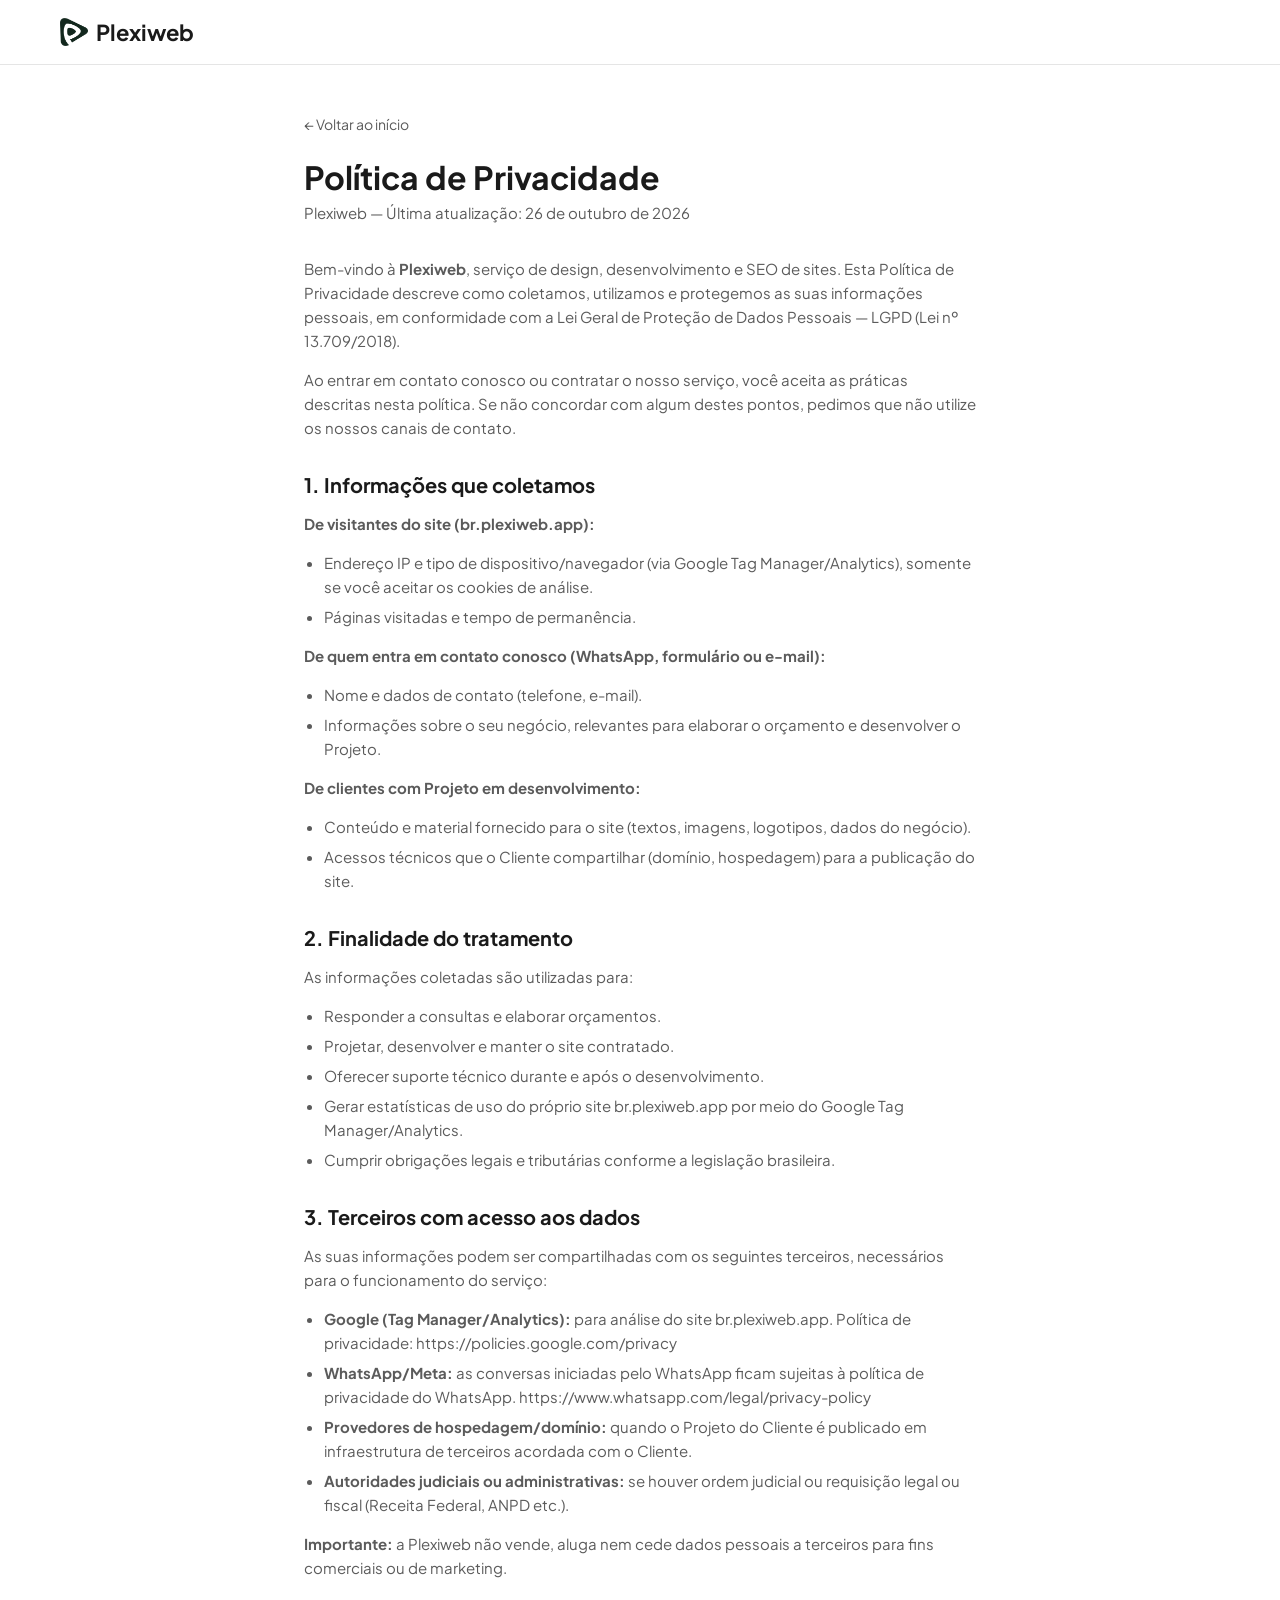
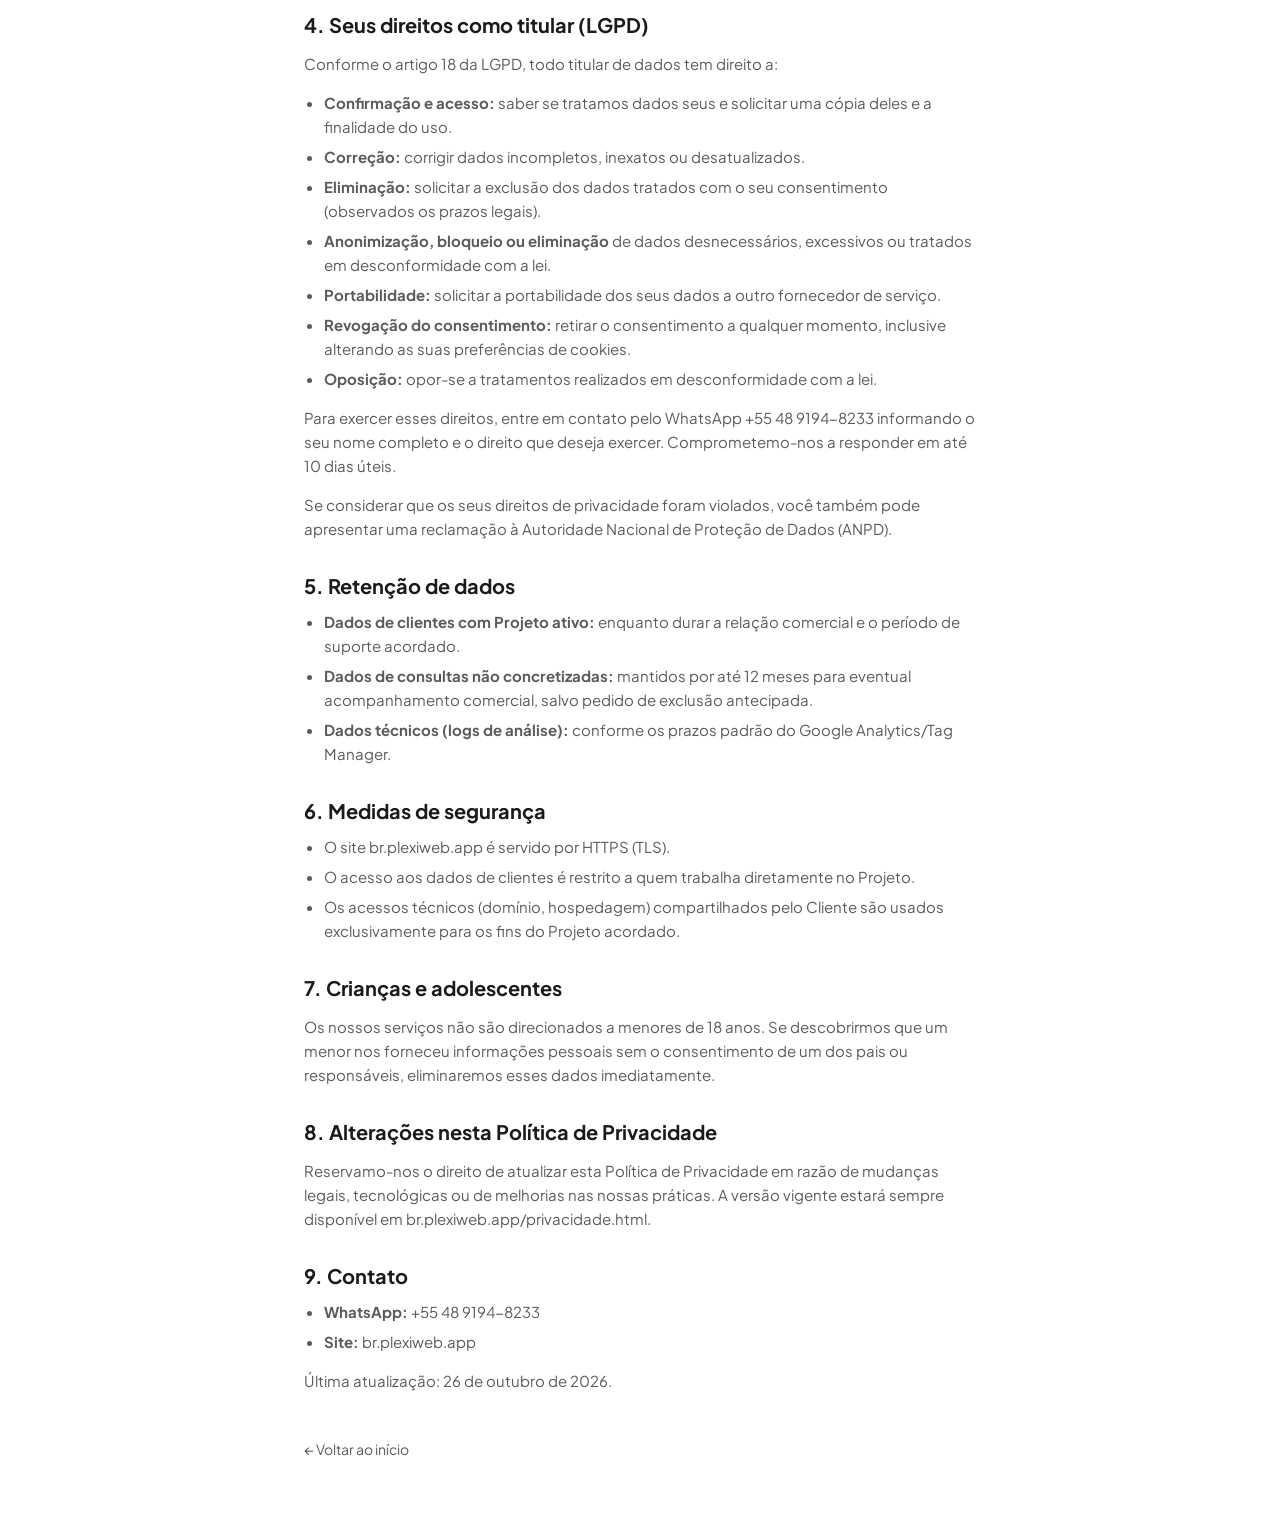
<file: privacidade.html>
<!doctype html>
<html lang="pt-BR">
<head>
  <meta charset="UTF-8" />
  <meta name="viewport" content="width=device-width, initial-scale=1.0" />
  <meta name="theme-color" content="#0042a2" />

  <title>Política de Privacidade | Plexiweb</title>
  <meta name="description" content="Política de privacidade da Plexiweb. Protegemos os seus dados pessoais em conformidade com a LGPD (Lei nº 13.709/2018)." />

  <link rel="canonical" href="https://br.plexiweb.app/privacidade.html" />

  <meta property="og:type" content="website" />
  <meta property="og:title" content="Política de Privacidade | Plexiweb" />
  <meta property="og:description" content="Política de privacidade da Plexiweb. Protegemos os seus dados pessoais em conformidade com a LGPD (Lei nº 13.709/2018)." />
  <meta property="og:url" content="https://br.plexiweb.app/privacidade.html" />
  <meta name="twitter:card" content="summary" />

  <link rel="icon" type="image/png" href="assets/logo/logo-round.png" />
  <link rel="apple-touch-icon" href="assets/logo/logo-round.png" />

  <link rel="preconnect" href="https://fonts.googleapis.com" />
  <link rel="preconnect" href="https://fonts.gstatic.com" crossorigin />
  <link rel="stylesheet" href="https://fonts.googleapis.com/css2?family=Plus+Jakarta+Sans:wght@400;500;600;700;800&family=Instrument+Serif:ital@1&display=swap" />

  <link rel="stylesheet" href="css/style.css" />
  <link rel="stylesheet" href="css/legal.css" />
</head>
<body class="legal-body">

  <a class="skip-link" href="#conteudo">Pular para o conteúdo</a>

  <header class="site-header">
    <a href="/" class="logo">
      <img src="assets/logo/logo-dark.png" alt="" width="28" height="28" class="logo-icon">
      Plexiweb
    </a>
  </header>

  <main id="conteudo" class="legal-main">
    <div class="legal-contenido">
      <a href="/" class="legal-volver">← Voltar ao início</a>

      <h1>Política de Privacidade</h1>
      <p class="legal-subtitulo">Plexiweb — Última atualização: 26 de outubro de 2026</p>

      <p>Bem-vindo à <strong>Plexiweb</strong>, serviço de design, desenvolvimento e SEO de sites. Esta Política de Privacidade descreve como coletamos, utilizamos e protegemos as suas informações pessoais, em conformidade com a Lei Geral de Proteção de Dados Pessoais — LGPD (Lei nº 13.709/2018).</p>

      <p>Ao entrar em contato conosco ou contratar o nosso serviço, você aceita as práticas descritas nesta política. Se não concordar com algum destes pontos, pedimos que não utilize os nossos canais de contato.</p>

      <h2>1. Informações que coletamos</h2>

      <p><strong>De visitantes do site (br.plexiweb.app):</strong></p>
      <ul>
        <li>Endereço IP e tipo de dispositivo/navegador (via Google Tag Manager/Analytics), somente se você aceitar os cookies de análise.</li>
        <li>Páginas visitadas e tempo de permanência.</li>
      </ul>

      <p><strong>De quem entra em contato conosco (WhatsApp, formulário ou e-mail):</strong></p>
      <ul>
        <li>Nome e dados de contato (telefone, e-mail).</li>
        <li>Informações sobre o seu negócio, relevantes para elaborar o orçamento e desenvolver o Projeto.</li>
      </ul>

      <p><strong>De clientes com Projeto em desenvolvimento:</strong></p>
      <ul>
        <li>Conteúdo e material fornecido para o site (textos, imagens, logotipos, dados do negócio).</li>
        <li>Acessos técnicos que o Cliente compartilhar (domínio, hospedagem) para a publicação do site.</li>
      </ul>

      <h2>2. Finalidade do tratamento</h2>
      <p>As informações coletadas são utilizadas para:</p>
      <ul>
        <li>Responder a consultas e elaborar orçamentos.</li>
        <li>Projetar, desenvolver e manter o site contratado.</li>
        <li>Oferecer suporte técnico durante e após o desenvolvimento.</li>
        <li>Gerar estatísticas de uso do próprio site br.plexiweb.app por meio do Google Tag Manager/Analytics.</li>
        <li>Cumprir obrigações legais e tributárias conforme a legislação brasileira.</li>
      </ul>

      <h2>3. Terceiros com acesso aos dados</h2>
      <p>As suas informações podem ser compartilhadas com os seguintes terceiros, necessários para o funcionamento do serviço:</p>
      <ul>
        <li><strong>Google (Tag Manager/Analytics):</strong> para análise do site br.plexiweb.app. Política de privacidade: https://policies.google.com/privacy</li>
        <li><strong>WhatsApp/Meta:</strong> as conversas iniciadas pelo WhatsApp ficam sujeitas à política de privacidade do WhatsApp. https://www.whatsapp.com/legal/privacy-policy</li>
        <li><strong>Provedores de hospedagem/domínio:</strong> quando o Projeto do Cliente é publicado em infraestrutura de terceiros acordada com o Cliente.</li>
        <li><strong>Autoridades judiciais ou administrativas:</strong> se houver ordem judicial ou requisição legal ou fiscal (Receita Federal, ANPD etc.).</li>
      </ul>
      <p><strong>Importante:</strong> a Plexiweb não vende, aluga nem cede dados pessoais a terceiros para fins comerciais ou de marketing.</p>

      <h2>4. Seus direitos como titular (LGPD)</h2>
      <p>Conforme o artigo 18 da LGPD, todo titular de dados tem direito a:</p>
      <ul>
        <li><strong>Confirmação e acesso:</strong> saber se tratamos dados seus e solicitar uma cópia deles e a finalidade do uso.</li>
        <li><strong>Correção:</strong> corrigir dados incompletos, inexatos ou desatualizados.</li>
        <li><strong>Eliminação:</strong> solicitar a exclusão dos dados tratados com o seu consentimento (observados os prazos legais).</li>
        <li><strong>Anonimização, bloqueio ou eliminação</strong> de dados desnecessários, excessivos ou tratados em desconformidade com a lei.</li>
        <li><strong>Portabilidade:</strong> solicitar a portabilidade dos seus dados a outro fornecedor de serviço.</li>
        <li><strong>Revogação do consentimento:</strong> retirar o consentimento a qualquer momento, inclusive alterando as suas preferências de cookies.</li>
        <li><strong>Oposição:</strong> opor-se a tratamentos realizados em desconformidade com a lei.</li>
      </ul>
      <p>Para exercer esses direitos, entre em contato pelo WhatsApp +55 48 9194-8233 informando o seu nome completo e o direito que deseja exercer. Comprometemo-nos a responder em até 10 dias úteis.</p>
      <p>Se considerar que os seus direitos de privacidade foram violados, você também pode apresentar uma reclamação à Autoridade Nacional de Proteção de Dados (ANPD).</p>

      <h2>5. Retenção de dados</h2>
      <ul>
        <li><strong>Dados de clientes com Projeto ativo:</strong> enquanto durar a relação comercial e o período de suporte acordado.</li>
        <li><strong>Dados de consultas não concretizadas:</strong> mantidos por até 12 meses para eventual acompanhamento comercial, salvo pedido de exclusão antecipada.</li>
        <li><strong>Dados técnicos (logs de análise):</strong> conforme os prazos padrão do Google Analytics/Tag Manager.</li>
      </ul>

      <h2>6. Medidas de segurança</h2>
      <ul>
        <li>O site br.plexiweb.app é servido por HTTPS (TLS).</li>
        <li>O acesso aos dados de clientes é restrito a quem trabalha diretamente no Projeto.</li>
        <li>Os acessos técnicos (domínio, hospedagem) compartilhados pelo Cliente são usados exclusivamente para os fins do Projeto acordado.</li>
      </ul>

      <h2>7. Crianças e adolescentes</h2>
      <p>Os nossos serviços não são direcionados a menores de 18 anos. Se descobrirmos que um menor nos forneceu informações pessoais sem o consentimento de um dos pais ou responsáveis, eliminaremos esses dados imediatamente.</p>

      <h2>8. Alterações nesta Política de Privacidade</h2>
      <p>Reservamo-nos o direito de atualizar esta Política de Privacidade em razão de mudanças legais, tecnológicas ou de melhorias nas nossas práticas. A versão vigente estará sempre disponível em br.plexiweb.app/privacidade.html.</p>

      <h2>9. Contato</h2>
      <ul>
        <li><strong>WhatsApp:</strong> +55 48 9194-8233</li>
        <li><strong>Site:</strong> br.plexiweb.app</li>
      </ul>
      <p>Última atualização: 26 de outubro de 2026.</p>

      <a href="/" class="legal-volver">← Voltar ao início</a>
    </div>
  </main>

</body>
</html>
</file>
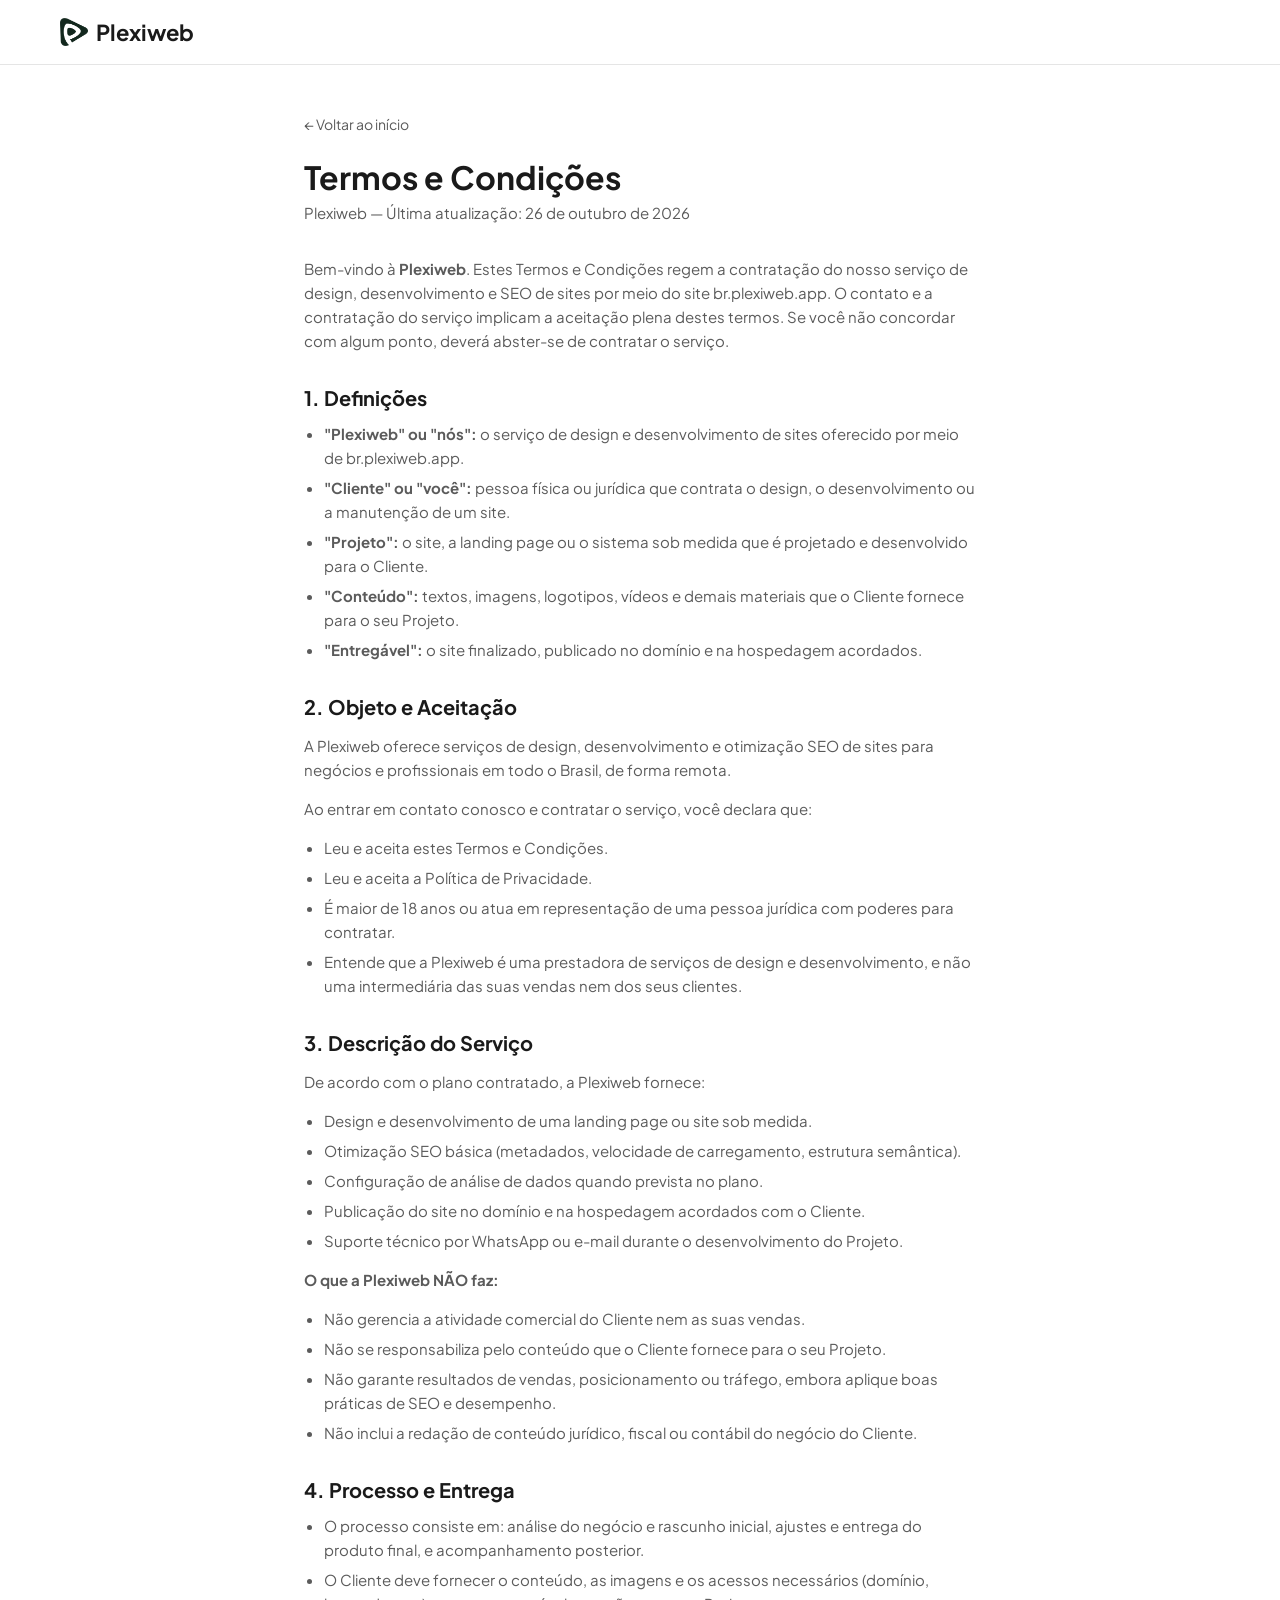
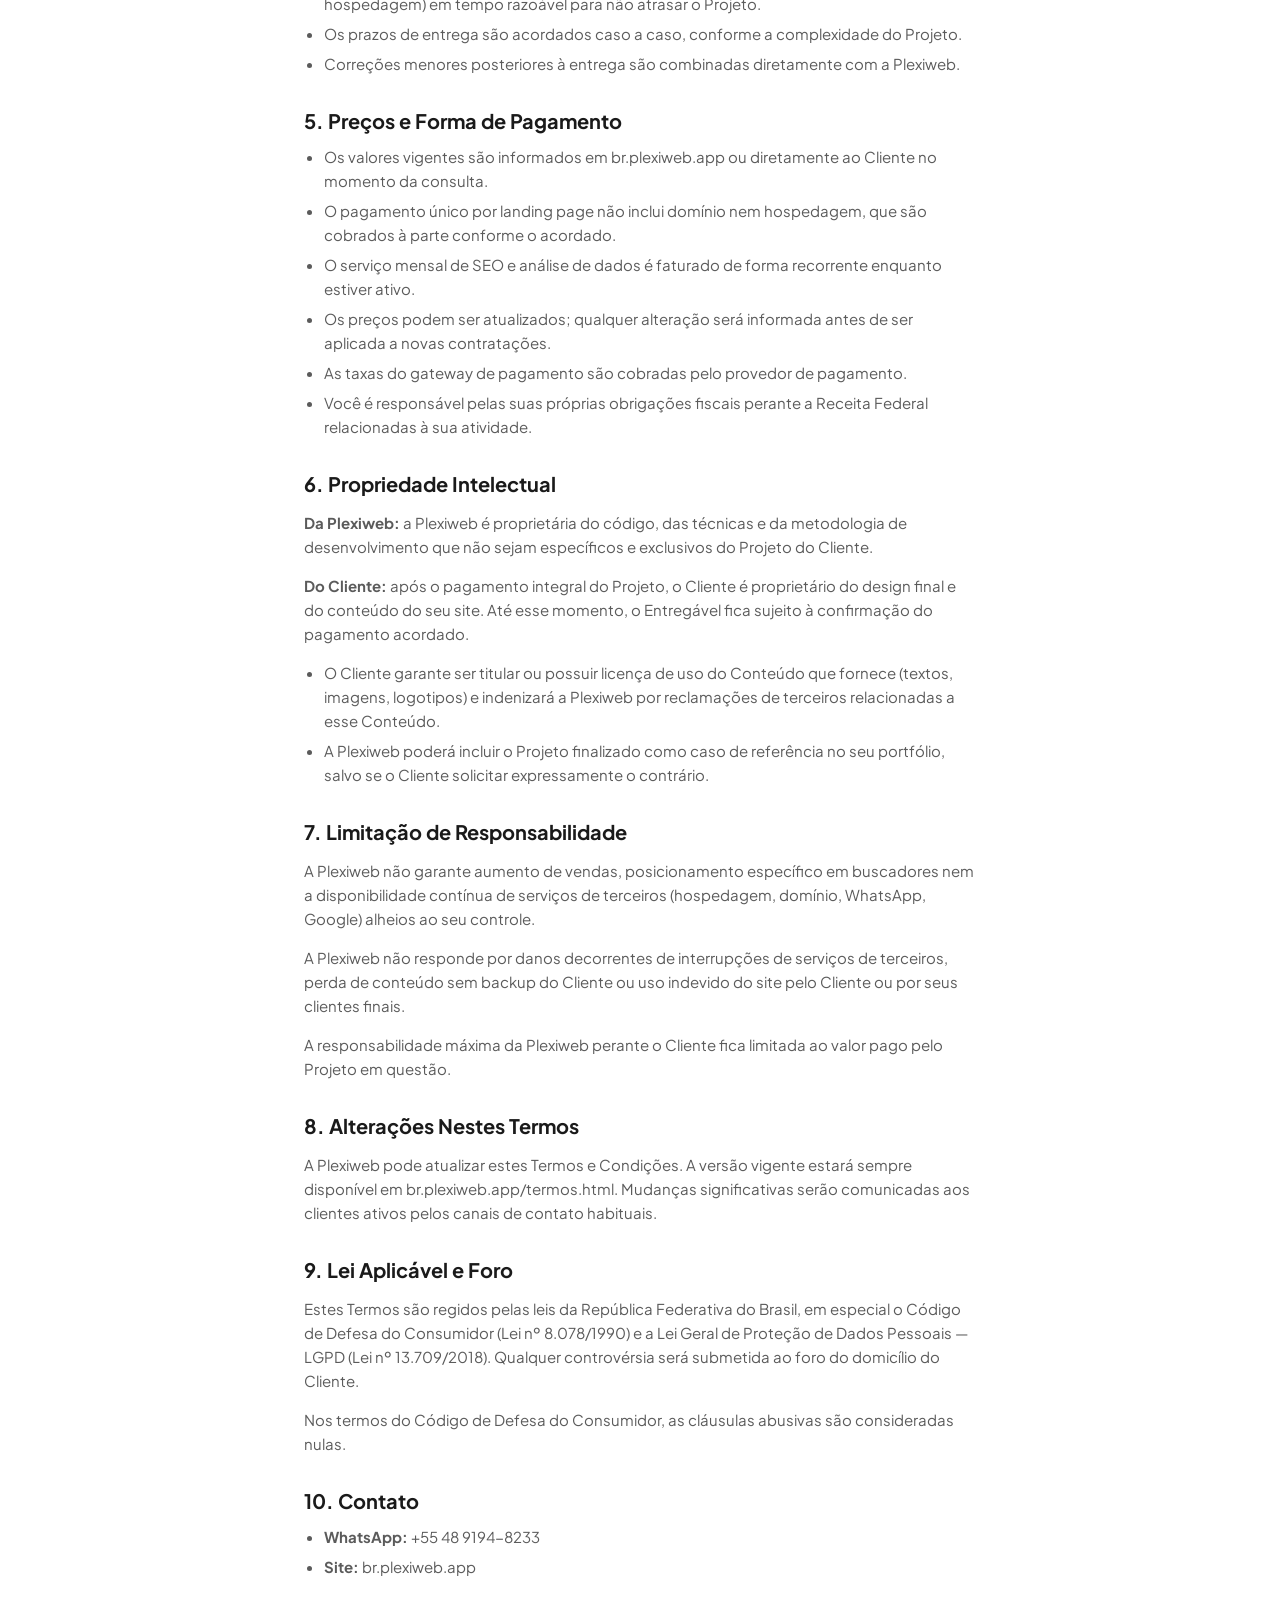
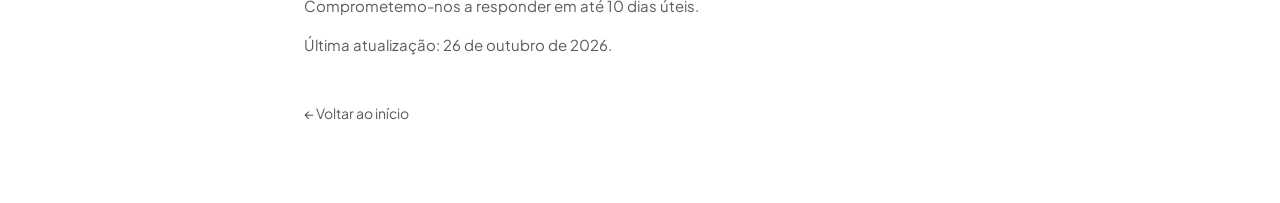
<file: termos.html>
<!doctype html>
<html lang="pt-BR">
<head>
  <meta charset="UTF-8" />
  <meta name="viewport" content="width=device-width, initial-scale=1.0" />
  <meta name="theme-color" content="#0042a2" />

  <title>Termos e Condições | Plexiweb</title>
  <meta name="description" content="Termos e condições do serviço de design e desenvolvimento de sites da Plexiweb." />

  <link rel="canonical" href="https://br.plexiweb.app/termos.html" />

  <meta property="og:type" content="website" />
  <meta property="og:title" content="Termos e Condições | Plexiweb" />
  <meta property="og:description" content="Termos e condições do serviço de design e desenvolvimento de sites da Plexiweb." />
  <meta property="og:url" content="https://br.plexiweb.app/termos.html" />
  <meta name="twitter:card" content="summary" />

  <link rel="icon" type="image/png" href="assets/logo/logo-round.png" />
  <link rel="apple-touch-icon" href="assets/logo/logo-round.png" />

  <link rel="preconnect" href="https://fonts.googleapis.com" />
  <link rel="preconnect" href="https://fonts.gstatic.com" crossorigin />
  <link rel="stylesheet" href="https://fonts.googleapis.com/css2?family=Plus+Jakarta+Sans:wght@400;500;600;700;800&family=Instrument+Serif:ital@1&display=swap" />

  <link rel="stylesheet" href="css/style.css" />
  <link rel="stylesheet" href="css/legal.css" />
</head>
<body class="legal-body">

  <a class="skip-link" href="#conteudo">Pular para o conteúdo</a>

  <header class="site-header">
    <a href="/" class="logo">
      <img src="assets/logo/logo-dark.png" alt="" width="28" height="28" class="logo-icon">
      Plexiweb
    </a>
  </header>

  <main id="conteudo" class="legal-main">
    <div class="legal-contenido">
      <a href="/" class="legal-volver">← Voltar ao início</a>

      <h1>Termos e Condições</h1>
      <p class="legal-subtitulo">Plexiweb — Última atualização: 26 de outubro de 2026</p>

      <p>Bem-vindo à <strong>Plexiweb</strong>. Estes Termos e Condições regem a contratação do nosso serviço de design, desenvolvimento e SEO de sites por meio do site br.plexiweb.app. O contato e a contratação do serviço implicam a aceitação plena destes termos. Se você não concordar com algum ponto, deverá abster-se de contratar o serviço.</p>

      <h2>1. Definições</h2>
      <ul>
        <li><strong>"Plexiweb" ou "nós":</strong> o serviço de design e desenvolvimento de sites oferecido por meio de br.plexiweb.app.</li>
        <li><strong>"Cliente" ou "você":</strong> pessoa física ou jurídica que contrata o design, o desenvolvimento ou a manutenção de um site.</li>
        <li><strong>"Projeto":</strong> o site, a landing page ou o sistema sob medida que é projetado e desenvolvido para o Cliente.</li>
        <li><strong>"Conteúdo":</strong> textos, imagens, logotipos, vídeos e demais materiais que o Cliente fornece para o seu Projeto.</li>
        <li><strong>"Entregável":</strong> o site finalizado, publicado no domínio e na hospedagem acordados.</li>
      </ul>

      <h2>2. Objeto e Aceitação</h2>
      <p>A Plexiweb oferece serviços de design, desenvolvimento e otimização SEO de sites para negócios e profissionais em todo o Brasil, de forma remota.</p>
      <p>Ao entrar em contato conosco e contratar o serviço, você declara que:</p>
      <ul>
        <li>Leu e aceita estes Termos e Condições.</li>
        <li>Leu e aceita a Política de Privacidade.</li>
        <li>É maior de 18 anos ou atua em representação de uma pessoa jurídica com poderes para contratar.</li>
        <li>Entende que a Plexiweb é uma prestadora de serviços de design e desenvolvimento, e não uma intermediária das suas vendas nem dos seus clientes.</li>
      </ul>

      <h2>3. Descrição do Serviço</h2>
      <p>De acordo com o plano contratado, a Plexiweb fornece:</p>
      <ul>
        <li>Design e desenvolvimento de uma landing page ou site sob medida.</li>
        <li>Otimização SEO básica (metadados, velocidade de carregamento, estrutura semântica).</li>
        <li>Configuração de análise de dados quando prevista no plano.</li>
        <li>Publicação do site no domínio e na hospedagem acordados com o Cliente.</li>
        <li>Suporte técnico por WhatsApp ou e-mail durante o desenvolvimento do Projeto.</li>
      </ul>
      <p><strong>O que a Plexiweb NÃO faz:</strong></p>
      <ul>
        <li>Não gerencia a atividade comercial do Cliente nem as suas vendas.</li>
        <li>Não se responsabiliza pelo conteúdo que o Cliente fornece para o seu Projeto.</li>
        <li>Não garante resultados de vendas, posicionamento ou tráfego, embora aplique boas práticas de SEO e desempenho.</li>
        <li>Não inclui a redação de conteúdo jurídico, fiscal ou contábil do negócio do Cliente.</li>
      </ul>

      <h2>4. Processo e Entrega</h2>
      <ul>
        <li>O processo consiste em: análise do negócio e rascunho inicial, ajustes e entrega do produto final, e acompanhamento posterior.</li>
        <li>O Cliente deve fornecer o conteúdo, as imagens e os acessos necessários (domínio, hospedagem) em tempo razoável para não atrasar o Projeto.</li>
        <li>Os prazos de entrega são acordados caso a caso, conforme a complexidade do Projeto.</li>
        <li>Correções menores posteriores à entrega são combinadas diretamente com a Plexiweb.</li>
      </ul>

      <h2>5. Preços e Forma de Pagamento</h2>
      <ul>
        <li>Os valores vigentes são informados em br.plexiweb.app ou diretamente ao Cliente no momento da consulta.</li>
        <li>O pagamento único por landing page não inclui domínio nem hospedagem, que são cobrados à parte conforme o acordado.</li>
        <li>O serviço mensal de SEO e análise de dados é faturado de forma recorrente enquanto estiver ativo.</li>
        <li>Os preços podem ser atualizados; qualquer alteração será informada antes de ser aplicada a novas contratações.</li>
        <li>As taxas do gateway de pagamento são cobradas pelo provedor de pagamento.</li>
        <li>Você é responsável pelas suas próprias obrigações fiscais perante a Receita Federal relacionadas à sua atividade.</li>
      </ul>

      <h2>6. Propriedade Intelectual</h2>
      <p><strong>Da Plexiweb:</strong> a Plexiweb é proprietária do código, das técnicas e da metodologia de desenvolvimento que não sejam específicos e exclusivos do Projeto do Cliente.</p>
      <p><strong>Do Cliente:</strong> após o pagamento integral do Projeto, o Cliente é proprietário do design final e do conteúdo do seu site. Até esse momento, o Entregável fica sujeito à confirmação do pagamento acordado.</p>
      <ul>
        <li>O Cliente garante ser titular ou possuir licença de uso do Conteúdo que fornece (textos, imagens, logotipos) e indenizará a Plexiweb por reclamações de terceiros relacionadas a esse Conteúdo.</li>
        <li>A Plexiweb poderá incluir o Projeto finalizado como caso de referência no seu portfólio, salvo se o Cliente solicitar expressamente o contrário.</li>
      </ul>

      <h2>7. Limitação de Responsabilidade</h2>
      <p>A Plexiweb não garante aumento de vendas, posicionamento específico em buscadores nem a disponibilidade contínua de serviços de terceiros (hospedagem, domínio, WhatsApp, Google) alheios ao seu controle.</p>
      <p>A Plexiweb não responde por danos decorrentes de interrupções de serviços de terceiros, perda de conteúdo sem backup do Cliente ou uso indevido do site pelo Cliente ou por seus clientes finais.</p>
      <p>A responsabilidade máxima da Plexiweb perante o Cliente fica limitada ao valor pago pelo Projeto em questão.</p>

      <h2>8. Alterações Nestes Termos</h2>
      <p>A Plexiweb pode atualizar estes Termos e Condições. A versão vigente estará sempre disponível em br.plexiweb.app/termos.html. Mudanças significativas serão comunicadas aos clientes ativos pelos canais de contato habituais.</p>

      <h2>9. Lei Aplicável e Foro</h2>
      <p>Estes Termos são regidos pelas leis da República Federativa do Brasil, em especial o Código de Defesa do Consumidor (Lei nº 8.078/1990) e a Lei Geral de Proteção de Dados Pessoais — LGPD (Lei nº 13.709/2018). Qualquer controvérsia será submetida ao foro do domicílio do Cliente.</p>
      <p>Nos termos do Código de Defesa do Consumidor, as cláusulas abusivas são consideradas nulas.</p>

      <h2>10. Contato</h2>
      <ul>
        <li><strong>WhatsApp:</strong> +55 48 9194-8233</li>
        <li><strong>Site:</strong> br.plexiweb.app</li>
      </ul>
      <p>Comprometemo-nos a responder em até 10 dias úteis.</p>
      <p>Última atualização: 26 de outubro de 2026.</p>

      <a href="/" class="legal-volver">← Voltar ao início</a>
    </div>
  </main>

</body>
</html>
</file>
<file: css/style.css>
/* ---------- Reset & tokens ---------- */
*, *::before, *::after { box-sizing: border-box; }
html { scroll-behavior: smooth; }

:root {
  /* antes oklch(0.62 0.19 300) — violeta. Mismo verde botella que
     plexipedidos (#1f4a38), pasado a oklch para no romper el resto
     del sistema de color de este proyecto. */
  --accent: #0042a2;
  --accent-soft: rgb(0 66 162 / 0.1);
  /* fotograma del video "Blue total": se usa como relleno donde antes había azul plano */
  --blue-video-still: url('../assets/bg/blue-total-poster.jpg');
  /* segundo acento, mismo dorado que plexipedidos (#d4a24c) */
  --gold: oklch(0.74 0.12 79);
  --bg: #fff;
  --bg-alt: #f3f5f8;
  --ink: #1a1a1a;
  --ink-soft: #5b5b5b;
  --ink-faint: #666;
  --border: #e5e5e5;
  --border-soft: #d8d8d8;
  --font-display: 'Plus Jakarta Sans', sans-serif;
  --font-body: 'Plus Jakarta Sans', sans-serif;
  /* serif cursiva para destacar una frase dentro de un título */
  --font-accent: 'Instrument Serif', Georgia, serif;
  --max-width: 1160px;
}

body {
  margin: 0;
  background: var(--bg);
  color: var(--ink);
  font-family: var(--font-body);
  -webkit-font-smoothing: antialiased;
}

button { font-family: inherit; }
a { text-decoration: none; color: inherit; }
ol, ul { margin: 0; padding: 0; list-style: none; }
img { max-width: 100%; display: block; }

.no-scrollbar { scrollbar-width: none; -ms-overflow-style: none; }
.no-scrollbar::-webkit-scrollbar { display: none; }

/* ---------- Reveal on scroll (gesto de "02 electrotest") ---------- */
.reveal {
  opacity: 0;
  transition: opacity 0.9s cubic-bezier(0.16, 1, 0.3, 1), transform 0.9s cubic-bezier(0.16, 1, 0.3, 1);
}
.reveal-up { transform: translateY(48px); }
.reveal-left { transform: translateX(-56px); }
.reveal-right { transform: translateX(56px); }
.reveal-fade { transform: none; }

.reveal.is-revealed {
  opacity: 1;
  transform: none;
}

section[id] { scroll-margin-top: 80px; }

:focus-visible {
  outline: 3px solid var(--accent);
  outline-offset: 3px;
}

.skip-link {
  position: absolute;
  left: 16px;
  top: -60px;
  z-index: 200;
  background: var(--accent);
  color: #fff;
  padding: 10px 16px;
  border-radius: 8px;
  font-size: 14px;
  font-weight: 600;
}
.skip-link:focus { top: 12px; }

.section-title {
  text-align: center;
  font-family: var(--font-display);
  font-size: 28px;
  font-weight: 600;
  margin: 0 0 32px;
}

/* Un subtítulo pegado bajo el título: acorta el margen del título. */
.section-title:has(+ .section-intro) { margin-bottom: 10px; }
.section-intro {
  text-align: center;
  color: var(--ink-soft);
  font-size: 16px;
  line-height: 1.6;
  margin: 0 auto 32px;
  max-width: 560px;
}

/* ---------- Buttons ---------- */
.btn {
  display: inline-flex;
  align-items: center;
  justify-content: center;
  gap: 6px;
  font-size: 14px;
  font-weight: 600;
  padding: 14px 26px;
  border-radius: 999px;
  border: none;
  cursor: pointer;
  transition: transform 0.15s ease, box-shadow 0.15s ease, opacity 0.15s ease;
}
.btn:hover { transform: translateY(-1px); }

.btn-primary {
  /* mismo azul del video de fondo, con el velo para que el texto blanco se lea */
  background: linear-gradient(rgb(0 20 80 / 0.28), rgb(0 20 80 / 0.28)), var(--accent) var(--blue-video-still) center / cover;
  color: #fff;
}
.btn-primary:hover { box-shadow: 0 8px 20px rgb(0 66 162 / 0.35); }

.btn-secondary {
  border: 1px solid var(--border-soft);
  color: var(--ink);
  background: transparent;
}
.btn-secondary:hover { background: #fff; }

.btn-header { padding: 10px 20px; font-size: 13px; }
.btn-block { width: 100%; }

/* ---------- Header ---------- */
.site-header {
  display: flex;
  align-items: center;
  justify-content: space-between;
  gap: 24px;
  padding: 18px 60px;
  position: sticky;
  top: 0;
  z-index: 50;
  background: var(--bg);
}

.logo {
  display: flex;
  align-items: center;
  gap: 8px;
  font-family: var(--font-display);
  font-size: 22px;
  font-weight: 700;
}

.logo-icon {
  display: block;
  width: 28px;
  height: 28px;
}

.main-nav {
  display: flex;
  gap: 32px;
  font-size: 14px;
  color: var(--ink-faint);
}
.main-nav a { color: inherit; transition: color 0.15s ease; }
.main-nav a:hover { color: var(--ink); }

.nav-toggle {
  display: none;
  background: none;
  border: none;
  font-size: 26px;
  color: var(--ink);
  cursor: pointer;
  padding: 4px;
}

/* ---------- Showcase: hero + carrusel, azul con texto blanco ---------- */
.showcase {
  position: relative;
  isolation: isolate;
  /* fallback si el video no carga o hay reduced-motion: el mismo azul del video */
  background: var(--accent) var(--blue-video-still) center / cover;
  color: #fff;
}
/* Video "Blue total" en lugar del azul plano */
.showcase-video {
  position: absolute;
  inset: 0;
  width: 100%;
  height: 100%;
  object-fit: cover;
  z-index: -2;
  pointer-events: none;
}
/* Velo oscuro suave: las zonas cian del video bajan el contraste del texto blanco */
.showcase::before {
  content: "";
  position: absolute;
  inset: 0;
  z-index: -1;
  background: rgb(0 20 80 / 0.28);
  pointer-events: none;
}
@media (prefers-reduced-motion: reduce) {
  .showcase-video { display: none; }
}
.showcase :focus-visible { outline-color: #fff; }

/* Las cards son blancas: el texto vuelve a oscuro (si no hereda el blanco del bloque). */
.showcase .portfolio-card { color: var(--ink); }

.showcase .hero-subtitle,
.showcase .section-intro { color: rgb(255 255 255 / 0.88); }

.showcase .hero-steps,
.showcase .hero-steps strong,
.showcase .hero-question { color: #fff; }
.showcase .hero-question { color: rgb(255 255 255 / 0.88); }

/* El botón principal se invierte (blanco con texto azul) porque azul sobre azul no se vería. */
.showcase .btn-primary { background: #fff; color: var(--accent); }
.showcase .btn-primary:hover { box-shadow: 0 8px 20px rgb(0 0 0 / 0.25); }

.showcase .btn-secondary {
  color: #fff;
  border-color: rgb(255 255 255 / 0.6);
}
.showcase .btn-secondary:hover { background: rgb(255 255 255 / 0.12); }

/* ---------- Hero ---------- */
.hero {
  padding: 56px 60px 48px;
  text-align: center;
}

.hero-title {
  font-family: var(--font-display);
  font-size: 56px;
  font-weight: 700;
  line-height: 1.15;
  max-width: 800px;
  margin: 0 auto;
}

/* Frase destacada en serif cursiva (como en la referencia). La serif se ve más
   chica que la sans a igual tamaño, por eso se agranda un poco. */
.accent-serif {
  font-family: var(--font-accent);
  font-style: italic;
  font-weight: 400;
  font-size: 1.18em;
  line-height: 1;
}

.hero-subtitle {
  margin: 20px auto 0;
  max-width: 560px;
  color: var(--ink-soft);
  font-size: 18px;
  line-height: 1.6;
}

.hero-steps {
  margin: 18px auto 0;
  max-width: 480px;
  color: #4a4a4a;
  font-size: 16px;
  font-weight: 600;
  display: flex;
  flex-direction: column;
  gap: 6px;
}
.hero-steps strong { color: var(--accent); }

.hero-question {
  margin: 18px auto 0;
  max-width: 480px;
  color: var(--ink-soft);
  font-size: 15px;
  font-weight: 600;
}

.hero-actions {
  display: flex;
  justify-content: center;
  gap: 14px;
  margin-top: 30px;
}

/* ---------- Portfolio: 4 columnas con parallax (tipo tiendanube.com) ---------- */
.portfolio {
  padding: 20px 60px 70px;
  max-width: var(--max-width);
  margin: 0 auto;
  /* El parallax desplaza columnas hasta ±20% de su alto (ver data-parallax):
     overflow oculto para que ese desplazamiento no abra scroll horizontal
     ni deje ver "huecos" en los bordes de la sección. */
  overflow: hidden;
}

.portfolio-columns {
  display: grid;
  grid-template-columns: repeat(4, 1fr);
  gap: 14px;
  align-items: start;
  /* Padding vertical extra: así el parallax tiene margen para moverse sin
     que las cards de arriba/abajo lleguen a cortarse contra la sección. */
  padding: 40px 0;
}

/* Desfasaje inicial entre columnas — mismo efecto "collage" que el showcase
   de tiendanube.com, donde las columnas no arrancan alineadas entre sí. */
.portfolio-col:nth-child(2) { margin-top: 56px; }
.portfolio-col:nth-child(3) { margin-top: -28px; }
.portfolio-col:nth-child(4) { margin-top: 28px; }

.portfolio-col {
  display: flex;
  flex-direction: column;
  gap: 14px;
  will-change: transform;
}

.portfolio-card {
  display: flex;
  flex-direction: column;
  background: #fff;
  border-radius: 14px;
  overflow: hidden;
  box-shadow: 0 6px 18px rgba(0, 0, 0, 0.06);
  transition: transform 0.15s ease, box-shadow 0.15s ease;
}
.portfolio-card:hover {
  transform: translateY(-3px);
  box-shadow: 0 12px 26px rgba(0, 0, 0, 0.1);
}

.portfolio-card img {
  width: 100%;
  aspect-ratio: 0.9;
  object-fit: cover;
  object-position: top;
  display: block;
}

.portfolio-desc { font-size: 13px; color: var(--ink-faint); padding: 8px 10px; }

/* Cards con captura full-page larga: en hover (o touch sostenido en mobile)
   la imagen recorre de arriba a abajo, simulando el scroll del sitio real. */
.portfolio-card--scroll img { object-position: top; transition: object-position 8s ease; }
.portfolio-card--scroll:hover img,
.portfolio-card--scroll.is-scrolling img { object-position: bottom; }

@media (prefers-reduced-motion: reduce) {
  .portfolio-col { transform: none !important; }
  .portfolio-col:nth-child(2),
  .portfolio-col:nth-child(3),
  .portfolio-col:nth-child(4) { margin-top: 0; }
  .portfolio-card--scroll img { transition: none; }
}

/* Tablet y mobile (≤900px): 2 columnas. Las columnas 3 y 4 quedan vacías y
   ocultas (initPortfolioColumns reparte sus cards entre la 1ª y la 2ª). Va antes
   de la regla de ≤520px para que ésta pueda seguir ajustándola. */
@media (max-width: 900px) {
  .portfolio-columns { grid-template-columns: repeat(2, 1fr); }
  .portfolio-col:nth-child(2) { margin-top: 40px; }
  .portfolio-col:nth-child(3),
  .portfolio-col:nth-child(4) { margin-top: 0; }
}
.portfolio-col[hidden] { display: none; }

/* ---------- Portfolio en mobile: 2 columnas con 8 cards cada una (16 en total) ----------
   Las cards las reparte initPortfolioColumns. La caja de la imagen es 14:15.
   En las 14 capturas full-page (altas) muestra su parte superior, y el
   recorrido al pasar el mouse o tocar (.portfolio-card--scroll) la desplaza
   hacia abajo. Las 2 cards simples (Veterinaria Dr. Peirone y Fredd Tur) se
   recortan a la caja y quedan ancladas a la izquierda, donde está el título
   de cada web. */
@media (max-width: 520px) {
  /* Sin margen lateral: las columnas llegan de borde a borde de la pantalla.
     El selector lleva .showcase para ganarle a la regla de ≤900px (más abajo
     en el archivo), que si no vuelve a poner 24px a cada lado. */
  .showcase .portfolio { padding: 20px 0 50px; }
  .portfolio-columns { grid-template-columns: repeat(2, 1fr); gap: 10px; padding: 24px 0; }
  .portfolio-col { gap: 10px; }
  .portfolio-col:nth-child(2) { margin-top: 40px; }
  .portfolio-col:nth-child(3) { margin-top: 0; }
  .portfolio-card img { aspect-ratio: 14 / 15; object-position: left top; }
  .portfolio-desc { font-size: 12px; }
}

/* ---------- Proceso ---------- */
.proceso {
  padding: 70px 60px;
  background: var(--bg-alt);
  display: flex;
  justify-content: center;
}

.proceso-inner { max-width: 640px; }

.section-title-left { text-align: left; }

.proceso-steps {
  color: #3a3a3a;
  font-size: 16px;
  font-weight: 600;
  display: flex;
  flex-direction: column;
  gap: 8px;
}

.proceso-extra { margin-top: 24px; }
.proceso-extra-title {
  font-size: 16px;
  font-weight: 600;
  display: flex;
  gap: 6px;
  align-items: center;
}
.proceso-extra-title i { color: var(--accent); }
.proceso-extra p {
  font-size: 14px;
  color: var(--ink-soft);
  margin-top: 8px;
  line-height: 1.6;
}

/* ---------- Pricing ---------- */
.pricing { padding: 70px 60px; }

.pricing-grid {
  display: flex;
  align-items: stretch;
  justify-content: center;
  gap: 24px;
  max-width: var(--max-width);
  margin: 0 auto;
  flex-wrap: wrap;
}

.price-card {
  flex: 1;
  min-width: 260px;
  max-width: 340px;
  display: flex;
  flex-direction: column;
  border: 1px solid var(--border);
  background: #fff;
  border-radius: 16px;
  padding: 28px;
  text-align: center;
  transition: transform 0.15s ease, box-shadow 0.15s ease;
}
.price-card:hover { transform: translateY(-4px); box-shadow: 0 14px 30px rgba(0, 0, 0, 0.08); }

.price-card-featured {
  border: 2px solid transparent;
  background: linear-gradient(#fff, #fff) padding-box, var(--accent) var(--blue-video-still) center / cover border-box;
  position: relative;
}

.price-badge {
  position: absolute;
  top: -12px;
  left: 50%;
  transform: translateX(-50%);
  background: linear-gradient(rgb(0 20 80 / 0.28), rgb(0 20 80 / 0.28)), var(--accent) var(--blue-video-still) center / cover;
  color: #fff;
  font-size: 12px;
  font-weight: 600;
  padding: 4px 12px;
  border-radius: 999px;
}

.price-name {
  margin: 0 0 8px;
  font-family: var(--font-display);
  font-size: 18px;
  font-weight: 600;
}

.price-strike {
  font-size: 15px;
  color: var(--ink-soft);
  margin: 0;
  line-height: 1.5;
  text-decoration-line: line-through;
}
.price-strike-hidden { visibility: hidden; }

.price-desc { font-size: 15px; color: var(--ink-soft); margin-top: 10px; line-height: 1.5; }

.price-amount { font-size: 40px; font-weight: 700; line-height: 1.2; }
.price-amount span { font-size: 15px; color: var(--ink-faint); font-weight: 500; margin-left: 6px; }
.price-amount-text { font-size: 28px; color: var(--accent); }

.price-list {
  margin-top: 18px;
  display: flex;
  flex-direction: column;
  gap: 10px;
  text-align: left;
  font-size: 15px;
  color: var(--ink-soft);
  line-height: 1.4;
}
.price-list li { display: flex; gap: 8px; align-items: flex-start; }
.price-list i { color: var(--accent); flex-shrink: 0; }

.pricing-note {
  text-align: center;
  font-size: 13px;
  color: var(--ink-faint);
  margin: 24px auto 0;
  max-width: 520px;
}

.price-card-body { flex: 1; }

.price-card .btn { margin-top: 18px; }

/* ---------- Testimonials ---------- */
.testimonials { padding: 20px 60px 70px; }

.testimonials-track {
  display: flex;
  overflow-x: auto;
  gap: 24px;
  scroll-snap-type: x mandatory;
  -webkit-overflow-scrolling: touch;
  justify-content: safe center;
}

.testimonial-card {
  flex-shrink: 0;
  scroll-snap-align: start;
  width: 320px;
  border: 1px solid var(--border);
  background: #fff;
  border-radius: 16px;
  padding: 24px;
}

.stars { color: var(--accent); font-size: 14px; margin-bottom: 10px; }

.testimonial-quote { font-size: 14px; color: #3a3a3a; line-height: 1.6; margin: 0; }

.testimonial-author {
  display: flex;
  align-items: center;
  gap: 10px;
  margin-top: 18px;
}

.avatar {
  width: 38px;
  height: 38px;
  border-radius: 50%;
  background: var(--accent-soft);
  color: var(--accent);
  display: flex;
  align-items: center;
  justify-content: center;
  font-size: 12px;
  font-weight: 700;
  flex-shrink: 0;
}

.author-name { font-size: 13px; font-weight: 600; }
.author-role { font-size: 13px; color: var(--ink-faint); }

/* ---------- Footer ---------- */
.site-footer {
  padding: 40px 60px;
  border-top: 1px solid var(--border);
  display: flex;
  justify-content: space-between;
  gap: 40px;
  flex-wrap: wrap;
}

.footer-title { font-size: 13px; font-weight: 600; }
.footer-title-brand { font-family: var(--font-display); font-size: 16px; }
.footer-tagline { margin: 6px 0 0; font-size: 14px; color: var(--ink-soft); }
.footer-copy { margin: 14px 0 0; font-size: 13px; color: var(--ink-faint); }
.footer-copy a { color: inherit; }
.footer-copy a:hover { color: var(--accent); }

.social-icons {
  display: flex;
  gap: 14px;
  font-size: 18px;
  margin-top: 8px;
  color: var(--ink-soft);
}
.social-icons a { transition: color 0.15s ease; }
.social-icons a:hover { color: var(--accent); }

.footer-nav {
  display: flex;
  gap: 16px;
  margin-top: 8px;
  font-size: 14px;
  color: var(--ink-soft);
  flex-wrap: wrap;
}
.footer-nav a:hover { color: var(--ink); }

/* ---------- Responsive ---------- */
@media (max-width: 900px) {
  .site-header { padding: 18px 24px; }
  .main-nav { display: none; }
  .nav-toggle { display: block; }

  .site-header.is-open .main-nav {
    display: flex;
    flex-direction: column;
    gap: 16px;
    position: absolute;
    top: 100%;
    left: 0;
    right: 0;
    background: #fff;
    padding: 20px 24px;
    box-shadow: 0 12px 24px rgba(0, 0, 0, 0.08);
  }

  /* El botón de llamada queda visible en mobile: es la acción principal. */
  .btn-header { margin-left: auto; padding: 10px 16px; white-space: nowrap; }
  .nav-toggle { padding: 10px; }

  .hero { padding: 40px 24px 36px; }
  .hero-title { font-size: 36px; }

  .portfolio, .proceso, .pricing, .testimonials { padding-left: 24px; padding-right: 24px; }

  /* Las 3 cards apiladas (antes eran un carrusel horizontal que ocultaba la oferta). */
  .pricing-grid { flex-direction: column; align-items: center; }
  .price-card { flex: none; width: 100%; max-width: 420px; }
  .price-card-featured { order: -1; }

  .testimonials-track { justify-content: flex-start; }
  .testimonial-card { width: 85vw; max-width: 320px; scroll-snap-align: start; }

  .site-footer { padding: 32px 24px; flex-direction: column; gap: 24px; }
}

@media (max-width: 480px) {
  .hero-title { font-size: 30px; }
  .hero-actions { flex-direction: column; }
  .testimonial-card { width: 85vw; max-width: 100%; }
}

/* ---------- Cookie banner ---------- */
.cookie-banner {
  position: fixed;
  left: 20px;
  bottom: 20px;
  z-index: 100;
  max-width: 340px;
  width: calc(100% - 40px);
  opacity: 0;
  transform: translateY(16px);
  pointer-events: none;
  /* visibility saca del tab order y de los lectores de pantalla mientras está oculto */
  visibility: hidden;
  transition: opacity 0.25s ease, transform 0.25s ease, visibility 0.25s;
}
.cookie-banner.is-visible {
  opacity: 1;
  transform: translateY(0);
  pointer-events: auto;
  visibility: visible;
}

.cookie-card {
  background: #fff;
  border: 1px solid var(--border);
  border-radius: 16px;
  padding: 20px;
  box-shadow: 0 14px 34px rgba(0, 0, 0, 0.12);
}

.cookie-text {
  margin: 0 0 14px;
  font-size: 13px;
  line-height: 1.55;
  color: var(--ink-soft);
}

.cookie-settings-panel {
  display: flex;
  flex-direction: column;
  gap: 10px;
  margin: 0 0 14px;
  padding: 12px;
  background: var(--bg-alt);
  border-radius: 12px;
}
.cookie-settings-panel[hidden] { display: none; }

.cookie-toggle {
  display: flex;
  align-items: center;
  justify-content: space-between;
  font-size: 12.5px;
  font-weight: 600;
  color: var(--ink);
}
.cookie-toggle input[type="checkbox"] {
  accent-color: var(--accent);
  width: 16px;
  height: 16px;
}

.cookie-save {
  align-self: flex-start;
  background: none;
  border: none;
  padding: 0;
  font-size: 12px;
  font-weight: 600;
  color: var(--accent);
  cursor: pointer;
}
.cookie-save:hover { text-decoration: underline; }

.cookie-actions {
  display: flex;
  gap: 10px;
}

.btn-sm { padding: 10px 18px; font-size: 13px; flex: 1; }

.cookie-link {
  display: block;
  margin-top: 12px;
  font-size: 13px;
  color: var(--ink-faint);
  text-align: center;
}
.cookie-link:hover { color: var(--accent); }

@media (max-width: 480px) {
  .cookie-banner { left: 12px; right: 12px; bottom: 12px; width: auto; max-width: none; }
}
</file>
<file: css/legal.css>
/* ---------- Páginas legales (términos, privacidad) ---------- */
.legal-body .site-header { justify-content: flex-start; border-bottom: 1px solid var(--border); }

.legal-main {
  max-width: 720px;
  margin: 0 auto;
  padding: 48px 24px 80px;
}

.legal-volver {
  display: inline-block;
  margin-bottom: 24px;
  font-size: 14px;
  color: var(--ink-soft);
}
.legal-volver:hover { color: var(--accent); }

.legal-contenido h1 { font-size: 32px; margin: 0 0 4px; }
.legal-subtitulo { color: var(--ink-faint); font-size: 14px; margin: 0 0 32px; }

.legal-contenido h2 { font-size: 20px; margin: 32px 0 12px; }
.legal-contenido h3 { font-size: 16px; margin: 20px 0 8px; }
.legal-contenido p,
.legal-contenido li { font-size: 15px; line-height: 1.6; color: var(--ink-soft); }
.legal-contenido ul { padding-left: 20px; list-style: disc; margin: 0 0 12px; }
.legal-contenido li { margin-bottom: 6px; }

.legal-contenido .legal-volver:last-child { margin-top: 32px; margin-bottom: 0; }
</file>
